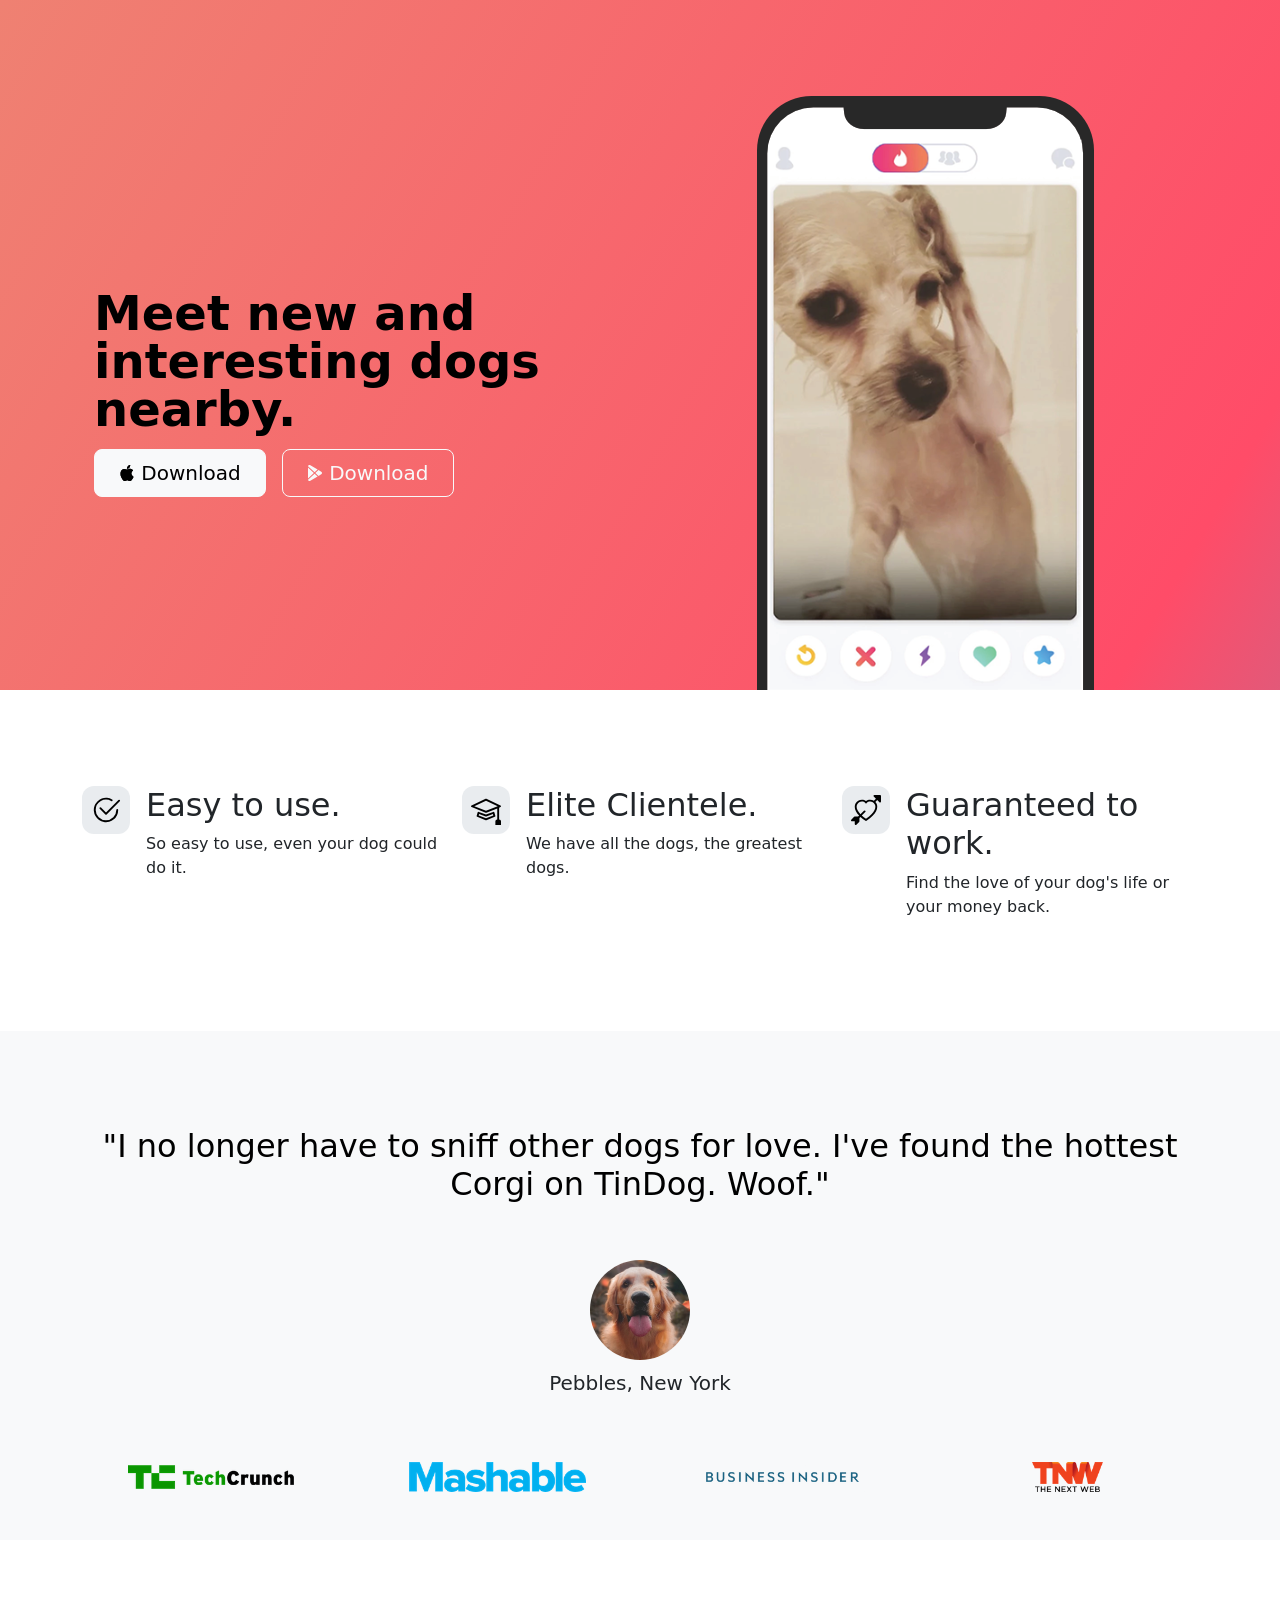
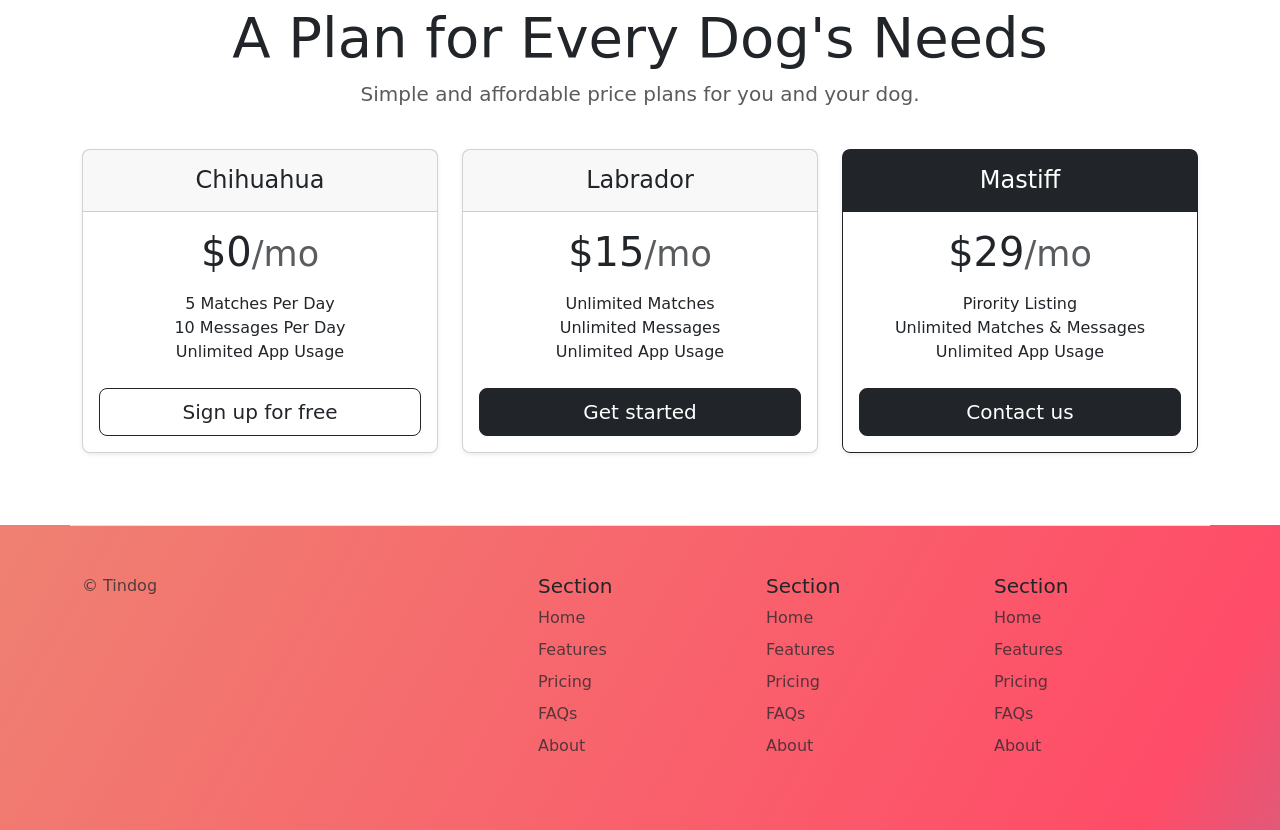
<file: Day58/main.html>
<!DOCTYPE html>
<html lang="en">

<head>
  <meta charset="UTF-8">
  <meta name="viewport" content="width=device-width, initial-scale=1.0">
  <title>TinDog</title>
  <link href="https://cdn.jsdelivr.net/npm/bootstrap@5.3.0-alpha3/dist/css/bootstrap.min.css" rel="stylesheet"
    integrity="sha384-KK94CHFLLe+nY2dmCWGMq91rCGa5gtU4mk92HdvYe+M/SXH301p5ILy+dN9+nJOZ" crossorigin="anonymous">
  <link rel="stylesheet" href="./css/solution.css">
</head>

<body>


  <!-- Title -->
  <section id="title" class="gradient-background">

    <div class="container col-xxl-8 px-4 pt-5">
      <div class="row flex-lg-row-reverse align-items-center g-5 pt-5">
        <div class="col-10 col-sm-8 col-lg-6">
          <img src="./images/iphone.png" class="d-block mx-lg-auto img-fluid" alt="Bootstrap Themes" height="200"
            loading="lazy">
        </div>
        <div class="col-lg-6">
          <h1 class="display-5 fw-bold text-body-emphasis lh-1 mb-3">Meet new and interesting dogs nearby.</h1>

          <div class="d-grid gap-2 d-md-flex justify-content-md-start">
            <button type="button" class="btn btn-light btn-lg px-4 me-md-2"><svg xmlns="http://www.w3.org/2000/svg"
                width="16" height="16" fill="currentColor" class="bi bi-apple mb-1" viewBox="0 0 16 16">
                <path
                  d="M11.182.008C11.148-.03 9.923.023 8.857 1.18c-1.066 1.156-.902 2.482-.878 2.516.024.034 1.52.087 2.475-1.258.955-1.345.762-2.391.728-2.43Zm3.314 11.733c-.048-.096-2.325-1.234-2.113-3.422.212-2.189 1.675-2.789 1.698-2.854.023-.065-.597-.79-1.254-1.157a3.692 3.692 0 0 0-1.563-.434c-.108-.003-.483-.095-1.254.116-.508.139-1.653.589-1.968.607-.316.018-1.256-.522-2.267-.665-.647-.125-1.333.131-1.824.328-.49.196-1.422.754-2.074 2.237-.652 1.482-.311 3.83-.067 4.56.244.729.625 1.924 1.273 2.796.576.984 1.34 1.667 1.659 1.899.319.232 1.219.386 1.843.067.502-.308 1.408-.485 1.766-.472.357.013 1.061.154 1.782.539.571.197 1.111.115 1.652-.105.541-.221 1.324-1.059 2.238-2.758.347-.79.505-1.217.473-1.282Z" />
                <path
                  d="M11.182.008C11.148-.03 9.923.023 8.857 1.18c-1.066 1.156-.902 2.482-.878 2.516.024.034 1.52.087 2.475-1.258.955-1.345.762-2.391.728-2.43Zm3.314 11.733c-.048-.096-2.325-1.234-2.113-3.422.212-2.189 1.675-2.789 1.698-2.854.023-.065-.597-.79-1.254-1.157a3.692 3.692 0 0 0-1.563-.434c-.108-.003-.483-.095-1.254.116-.508.139-1.653.589-1.968.607-.316.018-1.256-.522-2.267-.665-.647-.125-1.333.131-1.824.328-.49.196-1.422.754-2.074 2.237-.652 1.482-.311 3.83-.067 4.56.244.729.625 1.924 1.273 2.796.576.984 1.34 1.667 1.659 1.899.319.232 1.219.386 1.843.067.502-.308 1.408-.485 1.766-.472.357.013 1.061.154 1.782.539.571.197 1.111.115 1.652-.105.541-.221 1.324-1.059 2.238-2.758.347-.79.505-1.217.473-1.282Z" />
              </svg> Download</button>
            <button type="button" class="btn btn-outline-light btn-lg px-4"><svg xmlns="http://www.w3.org/2000/svg"
                width="16" height="16" fill="currentColor" class="bi bi-google-play mb-1" viewBox="0 0 16 16">
                <path
                  d="M14.222 9.374c1.037-.61 1.037-2.137 0-2.748L11.528 5.04 8.32 8l3.207 2.96 2.694-1.586Zm-3.595 2.116L7.583 8.68 1.03 14.73c.201 1.029 1.36 1.61 2.303 1.055l7.294-4.295ZM1 13.396V2.603L6.846 8 1 13.396ZM1.03 1.27l6.553 6.05 3.044-2.81L3.333.215C2.39-.341 1.231.24 1.03 1.27Z" />
              </svg> Download</button>
          </div>
        </div>
      </div>
    </div>
  </section>
  <!-- Features -->
  <section id="features">
    <div class="container mt-5">
      <div class="row g-4 py-5 row-cols-1 row-cols-lg-3">
        <div class="col d-flex align-items-start">
          <div
            class="icon-square text-body-emphasis bg-body-secondary d-inline-flex align-items-center justify-content-center fs-4 flex-shrink-0 me-3">
            <svg xmlns="http://www.w3.org/2000/svg" height="30" fill="currentColor" class="bi bi-check2-circle"
              viewBox="0 0 16 16">
              <path
                d="M2.5 8a5.5 5.5 0 0 1 8.25-4.764.5.5 0 0 0 .5-.866A6.5 6.5 0 1 0 14.5 8a.5.5 0 0 0-1 0 5.5 5.5 0 1 1-11 0z" />
              <path
                d="M15.354 3.354a.5.5 0 0 0-.708-.708L8 9.293 5.354 6.646a.5.5 0 1 0-.708.708l3 3a.5.5 0 0 0 .708 0l7-7z" />
            </svg>
          </div>
          <div>
            <h3 class="fs-2">Easy to use.</h3>
            <p>So easy to use, even your dog could do it.</p>

          </div>
        </div>
        <div class="col d-flex align-items-start">
          <div
            class="icon-square text-body-emphasis bg-body-secondary d-inline-flex align-items-center justify-content-center fs-4 flex-shrink-0 me-3">
            <svg xmlns="http://www.w3.org/2000/svg" height="30" fill="currentColor" class="bi bi-mortarboard"
              viewBox="0 0 16 16">
              <path
                d="M8.211 2.047a.5.5 0 0 0-.422 0l-7.5 3.5a.5.5 0 0 0 .025.917l7.5 3a.5.5 0 0 0 .372 0L14 7.14V13a1 1 0 0 0-1 1v2h3v-2a1 1 0 0 0-1-1V6.739l.686-.275a.5.5 0 0 0 .025-.917l-7.5-3.5ZM8 8.46 1.758 5.965 8 3.052l6.242 2.913L8 8.46Z" />
              <path
                d="M4.176 9.032a.5.5 0 0 0-.656.327l-.5 1.7a.5.5 0 0 0 .294.605l4.5 1.8a.5.5 0 0 0 .372 0l4.5-1.8a.5.5 0 0 0 .294-.605l-.5-1.7a.5.5 0 0 0-.656-.327L8 10.466 4.176 9.032Zm-.068 1.873.22-.748 3.496 1.311a.5.5 0 0 0 .352 0l3.496-1.311.22.748L8 12.46l-3.892-1.556Z" />
            </svg>
          </div>
          <div>
            <h3 class="fs-2">Elite Clientele.</h3>
            <p>We have all the dogs, the greatest dogs.</p>

          </div>
        </div>
        <div class="col d-flex align-items-start">
          <div
            class="icon-square text-body-emphasis bg-body-secondary d-inline-flex align-items-center justify-content-center fs-4 flex-shrink-0 me-3">
            <svg xmlns="http://www.w3.org/2000/svg" height="30" fill="currentColor" class="bi bi-arrow-through-heart"
              viewBox="0 0 16 16">
              <path fill-rule="evenodd"
                d="M2.854 15.854A.5.5 0 0 1 2 15.5V14H.5a.5.5 0 0 1-.354-.854l1.5-1.5A.5.5 0 0 1 2 11.5h1.793l.53-.53c-.771-.802-1.328-1.58-1.704-2.32-.798-1.575-.775-2.996-.213-4.092C3.426 2.565 6.18 1.809 8 3.233c1.25-.98 2.944-.928 4.212-.152L13.292 2 12.147.854A.5.5 0 0 1 12.5 0h3a.5.5 0 0 1 .5.5v3a.5.5 0 0 1-.854.354L14 2.707l-1.006 1.006c.236.248.44.531.6.845.562 1.096.585 2.517-.213 4.092-.793 1.563-2.395 3.288-5.105 5.08L8 13.912l-.276-.182a21.86 21.86 0 0 1-2.685-2.062l-.539.54V14a.5.5 0 0 1-.146.354l-1.5 1.5Zm2.893-4.894A20.419 20.419 0 0 0 8 12.71c2.456-1.666 3.827-3.207 4.489-4.512.679-1.34.607-2.42.215-3.185-.817-1.595-3.087-2.054-4.346-.761L8 4.62l-.358-.368c-1.259-1.293-3.53-.834-4.346.761-.392.766-.464 1.845.215 3.185.323.636.815 1.33 1.519 2.065l1.866-1.867a.5.5 0 1 1 .708.708L5.747 10.96Z" />
            </svg>
          </div>
          <div>
            <h3 class="fs-2">Guaranteed to work.</h3>
            <p>Find the love of your dog's life or your money back.</p>

          </div>
        </div>
      </div>
    </div>
  </section>
  <!-- Testimonial -->
  <section id="testimonial">
    <div class="my-5">
      <div class="p-5 text-center bg-body-tertiary">
        <div class="container py-5">
          <h2 class="text-body-emphasis">"I no longer have to sniff other dogs for love. I've found the hottest Corgi on
            TinDog. Woof."</h2>
          <img class="profile-img mt-5" src="./images/dog-img.jpg" alt="dog image">
          <p class="col-lg-8 mx-auto lead mt-2">
            Pebbles, New York
          </p>
        </div>

        <div class="container">
          <div class="row">
            <div class="col-lg-3 col-sm-12">
              <img src="./images/techcrunch.png" alt="techcrunch" height="30">
            </div>
            <div class="col-lg-3 col-sm-12">
              <img src="./images/mashable.png" alt="mashable" height="30">
            </div>
            <div class="col-lg-3 col-sm-12">
              <img src="./images/bizinsider.png" alt="bizinsider" height="30">
            </div>
            <div class="col-lg-3 col-sm-12">
              <img src="./images/tnw.png" alt="tnw" height="30">
            </div>
          </div>
        </div>
      </div>
    </div>
  </section>
  <!-- Pricing -->
  <section id="pricing">
    <div class="container">
      <div class="pricing-header p-3 pb-md-4 mx-auto text-center">
        <h2 class="display-4 fw-normal">A Plan for Every Dog's Needs</h2>
        <p class="fs-5 text-body-secondary">Simple and affordable price plans for you and your dog.
      </div>
      <div class="row row-cols-1 row-cols-md-3 mb-3 text-center">
        <div class="col">
          <div class="card mb-4 rounded-3 shadow-sm">
            <div class="card-header py-3">
              <h4 class="my-0 fw-normal">Chihuahua</h4>
            </div>
            <div class="card-body">
              <h1 class="card-title pricing-card-title">$0<small class="text-body-secondary fw-light">/mo</small></h1>
              <ul class="list-unstyled mt-3 mb-4">
                <li>5 Matches Per Day</li>
                <li>10 Messages Per Day</li>
                <li>Unlimited App Usage</li>
              </ul>
              <button type="button" class="w-100 btn btn-lg btn-outline-dark">Sign up for free</button>
            </div>
          </div>
        </div>
        <div class="col">
          <div class="card mb-4 rounded-3 shadow-sm">
            <div class="card-header py-3">
              <h4 class="my-0 fw-normal">Labrador</h4>
            </div>
            <div class="card-body">
              <h1 class="card-title pricing-card-title">$15<small class="text-body-secondary fw-light">/mo</small></h1>
              <ul class="list-unstyled mt-3 mb-4">
                <li>Unlimited Matches</li>
                <li>Unlimited Messages</li>
                <li>Unlimited App Usage</li>
              </ul>
              <button type="button" class="w-100 btn btn-lg btn-dark">Get started</button>
            </div>
          </div>
        </div>
        <div class="col">
          <div class="card mb-4 rounded-3 shadow-sm border-dark">
            <div class="card-header py-3 text-bg-dark border-dark">
              <h4 class="my-0 fw-normal">Mastiff</h4>
            </div>
            <div class="card-body">
              <h1 class="card-title pricing-card-title">$29<small class="text-body-secondary fw-light">/mo</small></h1>
              <ul class="list-unstyled mt-3 mb-4">
                <li>Pirority Listing</li>
                <li>Unlimited Matches & Messages</li>
                <li>Unlimited App Usage</li>
              </ul>
              <button type="button" class="w-100 btn btn-lg btn-dark">Contact us</button>
            </div>
          </div>
        </div>
      </div>
    </div>
  </section>
  <!-- Footer -->
  <section id="contact" class="gradient-background">
    <div class="container ">
      <footer class="row row-cols-1 row-cols-sm-2 row-cols-md-5 py-5 mt-5 border-top">
        <div class="col mb-3">

          <p class="text-body-secondary">© Tindog</p>
        </div>

        <div class="col mb-3">

        </div>

        <div class="col mb-3">
          <h5>Section</h5>
          <ul class="nav flex-column">
            <li class="nav-item mb-2"><a href="#" class="nav-link p-0 text-body-secondary">Home</a></li>
            <li class="nav-item mb-2"><a href="#" class="nav-link p-0 text-body-secondary">Features</a></li>
            <li class="nav-item mb-2"><a href="#" class="nav-link p-0 text-body-secondary">Pricing</a></li>
            <li class="nav-item mb-2"><a href="#" class="nav-link p-0 text-body-secondary">FAQs</a></li>
            <li class="nav-item mb-2"><a href="#" class="nav-link p-0 text-body-secondary">About</a></li>
          </ul>
        </div>

        <div class="col mb-3">
          <h5>Section</h5>
          <ul class="nav flex-column">
            <li class="nav-item mb-2"><a href="#" class="nav-link p-0 text-body-secondary">Home</a></li>
            <li class="nav-item mb-2"><a href="#" class="nav-link p-0 text-body-secondary">Features</a></li>
            <li class="nav-item mb-2"><a href="#" class="nav-link p-0 text-body-secondary">Pricing</a></li>
            <li class="nav-item mb-2"><a href="#" class="nav-link p-0 text-body-secondary">FAQs</a></li>
            <li class="nav-item mb-2"><a href="#" class="nav-link p-0 text-body-secondary">About</a></li>
          </ul>
        </div>

        <div class="col mb-3">
          <h5>Section</h5>
          <ul class="nav flex-column">
            <li class="nav-item mb-2"><a href="#" class="nav-link p-0 text-body-secondary">Home</a></li>
            <li class="nav-item mb-2"><a href="#" class="nav-link p-0 text-body-secondary">Features</a></li>
            <li class="nav-item mb-2"><a href="#" class="nav-link p-0 text-body-secondary">Pricing</a></li>
            <li class="nav-item mb-2"><a href="#" class="nav-link p-0 text-body-secondary">FAQs</a></li>
            <li class="nav-item mb-2"><a href="#" class="nav-link p-0 text-body-secondary">About</a></li>
          </ul>
        </div>
      </footer>
    </div>
  </section>
</body>

</html>
</file>
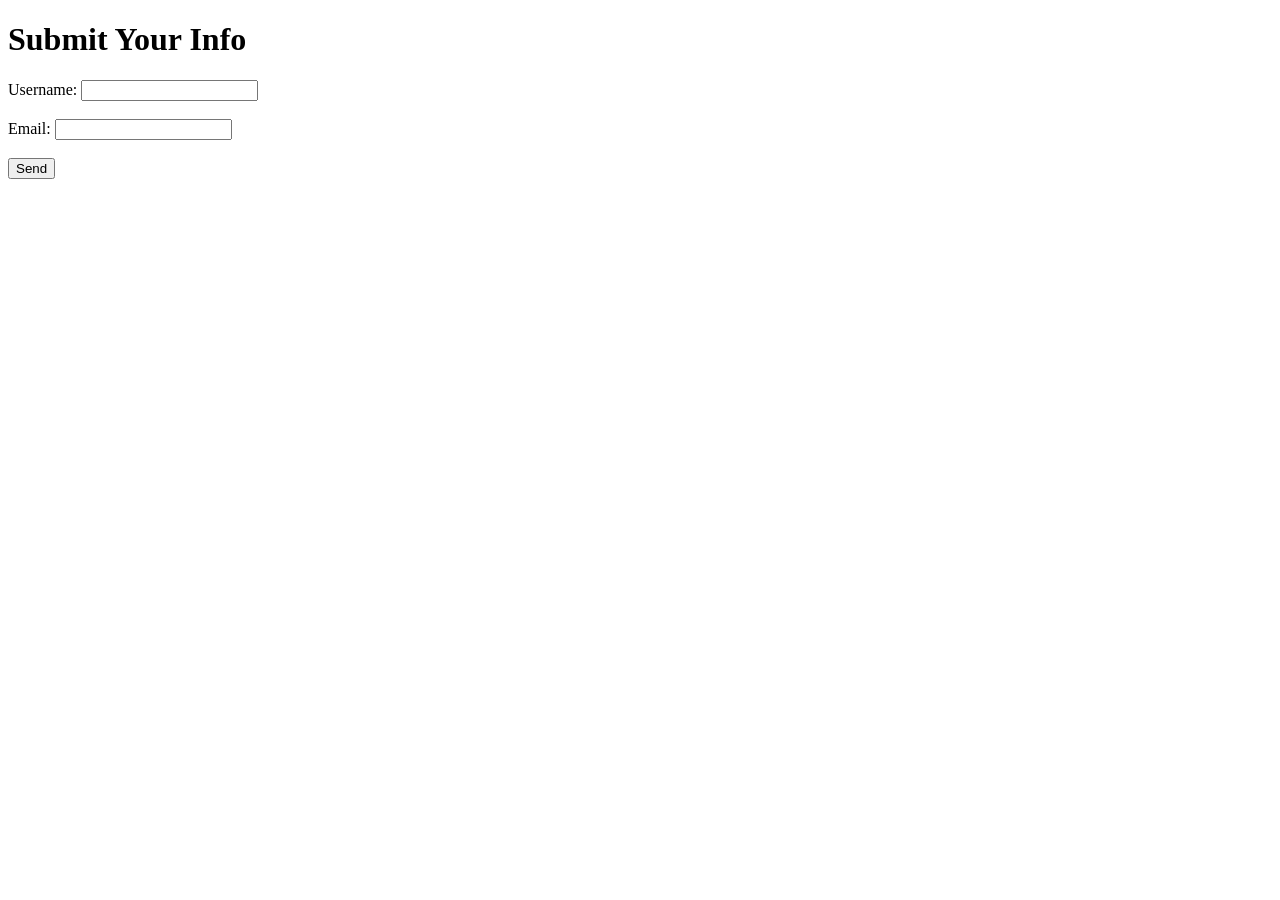
<file: Day60/templates/form.html>
<!DOCTYPE html>
<html>
<head>
    <title>POST Request Example</title>
</head>
<body>
    <h1>Submit Your Info</h1>
    <form action="/" method="POST">
        <label for="username">Username:</label>
        <input type="text" name="username" required><br><br>

        <label for="email">Email:</label>
        <input type="email" name="email" required><br><br>

        <button type="submit">Send</button>
    </form>
</body>
</html>
</file>
<file: Day58/css/solution.css>
.gradient-background {
  background: linear-gradient(300deg, #00bfff, #ff4c68, #ef8172);
  background-size: 180% 180%;
  animation: gradient-animation 18s ease infinite;
}

@keyframes gradient-animation {
  0% {
    background-position: 0% 50%;
  }
  50% {
    background-position: 100% 50%;
  }
  100% {
    background-position: 0% 50%;
  }
}

.icon-square {
  width: 3rem;
  height: 3rem;
  border-radius: 0.75rem;
}

.profile-img {
  border-radius: 50%;
  height: 100px;
}
</file>
